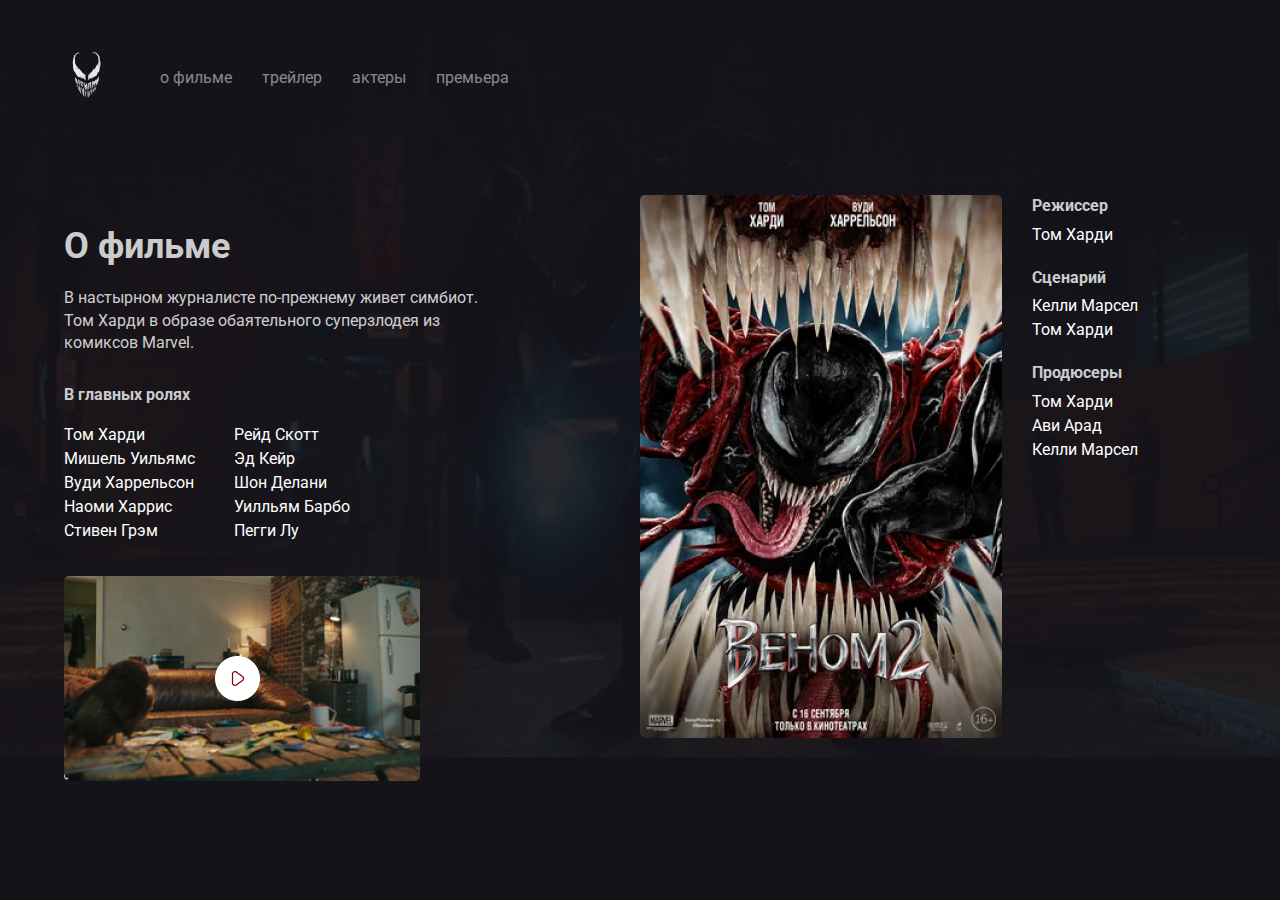
<file: about.html>
<!DOCTYPE html>
<html lang="ru">
<head>
    <meta charset="UTF-8">
    <meta http-equiv="X-UA-Compatible" content="IE=edge">
    <meta name="viewport" content="width=device-width, initial-scale=1.0">
    <link rel="preconnect" href="https://fonts.gstatic.com">
    <link href="https://fonts.googleapis.com/css2?family=Roboto:wght@400;700&display=swap" rel="stylesheet">
 <link rel="stylesheet" href="./css/normalize.css">
    <link rel="stylesheet" href="./css/style.css">
   
    <title>О фильме - Venom 2</title>
</head>
<body class="primary-bg">
  <div class="container">
    <header class="header">
        <a href="index.html" class="logo__link">
        <img width="46" height="71" src="./img/logo.png" alt="logo:venom" class="logo__img">
        </a>
        
        <nav class="nav">
            <button class="menu__button">
                <span class="menu__button_text">меню</span>
                <img src="./img/burger.svg" alt="menu" class="menu__button_icon">
            </button>
            <button class="menu__close">
                <span class="menu__close_text">закрыть</span>
           <img src="./img/right.png" alt="icon:close" class="menu__close_icon">
            </button>
            <ul class="nav__menu">
                <li class="nav__menu-item">
                    <a href="about.html" class="nav__menu-link">о фильме</a></li>
                <li class="nav__menu-item">
                    <a href="#" class="nav__menu-link">трейлер</a></li>
                <li class="nav__menu-item">
                    <a href="#" class="nav__menu-link">актеры</a></li>
                <li class="nav__menu-item">
                    <a href="#" class="nav__menu-link">премьера</a></li>
            </ul>
        </nav>
    </header>

   <div class="content">
<div class="col">
<h2 class="content__title">О фильме</h2>
<p class="content__text">
    В настырном журналисте по-прежнему живет симбиот. Том Харди в образе обаятельного суперзлодея из комиксов Marvel.
</p>

<h3 class="content__subtitle">В главных ролях</h3>
<ul class="list column-2">
    <li class="list__item">Том Харди</li>
    <li class="list__item">Мишель Уильямс</li>
    <li class="list__item">Вуди Харрельсон</li>
    <li class="list__item">Наоми Харрис</li>
    <li class="list__item">Стивен Грэм</li>
    <li class="list__item">Рейд Скотт</li>
    <li class="list__item">Эд Кейр</li>
    <li class="list__item">Шон Делани</li>
    <li class="list__item">Уилльям Барбо</li>
    <li class="list__item">Пегги Лу</li>
</ul>
<div class="trailer">
    <a data-fancybox href="https://www.youtube.com/watch?v=jYwSH6UHXUo" class="play"><img src="./img/Play.png" alt="play:trailer" class="play-icon"></a>
</div>
<!-- /.trailer -->
</div><!--col-->
<div class="col ">
  <div class="poster__wrapper">
    <img src="./img/poster.png" alt="photo:poster" class="poster">
    <div class="creators">
        <h3 class="content__subtitle">Режиссер</h3>
        <ul class="list ">
            <li class="list__item">Том Харди</li>
        </ul>

        <h3 class="content__subtitle">Сценарий</h3>
        <ul class="list">
            <li class="list__item">Келли Марсел</li>
            <li class="list__item">Том Харди</li>
        </ul>

        <h3 class="content__subtitle">Продюсеры</h3>
        <ul class="list">
            <li class="list__item">Том Харди</li>
            <li class="list__item">Ави Арад</li>
            <li class="list__item">Келли Марсел</li>
        </ul>
    </div>
    <!-- /.creators -->
  </div>
  <!-- /.poster__wrapper -->
</div><!--col-->



   </div>
   <!-- /.content -->
</div>
  <!-- /.container -->

  <script src="./js/main.js"></script>
</body>
</html>
</file>
<file: css/style.css>
body{
    
    color:#fff;

    font-family: "Roboto", sans-serif;
}
img:not(.play-icon, .venom){
    max-width: 100%;
}
.container{
    max-width: 1440px;
    width: 90%;
    margin: auto;
}

.venom{
    position: absolute;
   top: 0;
   right: 0;
   max-width: 728px;
   width: 50%;
}

.header{
    display:flex;
    align-items: center;
    padding-top: 40px;
    margin-bottom: 80px;
   
}
.logo__link{
    display:inline-block;
    margin-right: 50px;
}
.nav__menu{
    margin: 0;
    padding: 0;
    list-style-type: none;
    display: flex;
    
    
}

.nav__menu-item{
    margin-right: 30px;
}

.nav__menu-link{
text-decoration: none;
color: rgba(255, 255, 255, 0.5);

}
.film{
    margin-bottom: 5%;
}
.film__date{
    display:block;
    font-size: 24px;
line-height: 28px;
margin-bottom: 2%;
color: rgba(255, 255, 255, 0.8);
}

.film__logo{
    margin-bottom:4%;
    max-width: 830px;
    width: 80%;
}

.film__description{
    font-size: 16px;
line-height: 140%;
color: rgba(255, 255, 255, 0.8);

max-width: 423px;
}

.button{
    padding: 15px 30px;
    border:none;
    border-radius: 5px;
    text-decoration: none;
    cursor: pointer;
}

.button__text, .button__icon{
    display:inline-block;
    vertical-align: middle;
}

.button__text{
    font-size: 14px;
    line-height: 16px;
    margin-left: 10px;
}

.button-primary{
    color: #8D0019;
    background-color: #fff;
}

.button__link{
    color: #FFFFFF;
}



.blood{
    background:url(../img/blood.png) no-repeat top right ,
    #14131A
    url(../img/background.png) no-repeat  center center / 100%;
}

.primary-bg{
    background:
    url(../img/background.png) no-repeat  center center / 100%;
    background-color: #14131A;

}

.content{
    display: flex;
    
}

.col{
flex-basis: 50%;
}

.content__title{
    font-weight: bold;
font-size: 36px;
line-height: 42px;
color: rgba(255, 255, 255, 0.8);
margin-bottom: 20px;
}

.content__text{
    font-size: 16px;
line-height: 140%;
/* or 22px */
color: rgba(255, 255, 255, 0.8);
max-width: 423px;
margin-bottom: 30px;

}

.content__subtitle{
    font-size: 16px;
line-height: 140%;
/* or 22px */
font-weight: bold;
margin-bottom: 15px;
margin-top: 0;
color: rgba(255, 255, 255, 0.8);
}

.content .list{
    list-style: none;
    padding: 0;
    
}

.list__item{
    line-height: 1.5;
}

.column-2{
    column-count: 2;
    column-gap: 20px;
    max-width: 320px;
}

.content .trailer{
    width: 356px;
    height: 205px;
    background: url(../img/trailer-cover.png) no-repeat center/contain;
border-radius: 5px;
display: flex;
align-items: center;
justify-content:center;
}

.trailer .play{
    width: 45px;
    height: 45px;
    border-radius: 50%;
    border: none;
    cursor: pointer;
}

.trailer .play-icon{
    transform: translate(-5px);
}

.trailer{
    margin-top: 33px;
}

.poster__wrapper{
    display: flex;
    align-items: start;
}

.poster{
    width: 362px;
    border-radius: 5px;
    margin-right: 30px;
}

.poster__wrapper .content__subtitle{
    margin-bottom: 5px;
}



.poster__wrapper .list{
    margin: 0;
    margin-bottom: 20px;
    
}

.nav__menu-link:hover{
color:#c92140;


transition: all 1s;

}

.button__link:hover{
    color:#c92140;
    transition: all 1s;
}

.play-icon:hover{
    transition: all 1s;
transform: scale(1.5);
}

.button-primary:hover{
    transition: all 1s;
background-color: #8D0019;
color: #fff;
}
.menu__button{
    display:none;
}

.menu__close{
    display: none;
}

@media (max-width:1024px){
.content{
    flex-direction: column;
    padding-bottom: 5%;
}
.col{
    margin-bottom: 5%;
}

.header{
    margin-bottom: 4%;
    justify-content: space-between;
}

}

@media (max-width:768px){
    .blood{
        background:#14131A;
    }

    .venom{
        top:10%;
    }

}

@media (max-width:576px){
.nav__menu{
    position: fixed;
    left: 0;
    top: 0;
    z-index: 9;
    width: 100%;
   height: 100%;
   display: flex;
   justify-content: center;
   align-items:center;
   flex-direction: column;
   background-color: #fff;
   transform: translateX(150%);
   transition: transform 0.2s ;
}

.menu__close{
    position: fixed;
    right: 25px;
    top: 65px;
    opacity: 0;
    display: flex;
    align-items:center;
    z-index: 10;
    border:none;
    background-color: #fff;
    cursor: pointer;
    transform: translateX(150%);
    transition: transform 0.2s ;
transition-delay: 0.3s;
}

.is-active{
    transform: translateX(0);
    opacity: 1;
}

.menu__close_text{
margin-right: 10px;

}

.nav__menu-item{
    margin-bottom: 3%;
    margin-top: 3%;
    margin-right: 0;
}


.nav__menu-link{
color:#14131A;

}

.menu__button{
    display:flex;
    align-items:center;
    justify-content: center;
    padding: 10px;
    border:none;
    background:#14131A;
    cursor: pointer;
    color:#FFFFFF;
    margin-left: auto;
}

.menu__button_text{
margin-right: 10px;
}

.button-group{
    display: flex;
    align-items:center;
    justify-content: center;
    flex-direction: column;
}

.film__text{
    text-align: center;
}

.poster__wrapper{
    flex-direction: column;
}
.poster{
    margin-bottom: 4%;
    margin-right: 0;
    
}

.content .trailer{
    max-width: 350px;
    width: 100%;
}

.column-2{
    column-count:1;
}
}
</file>
